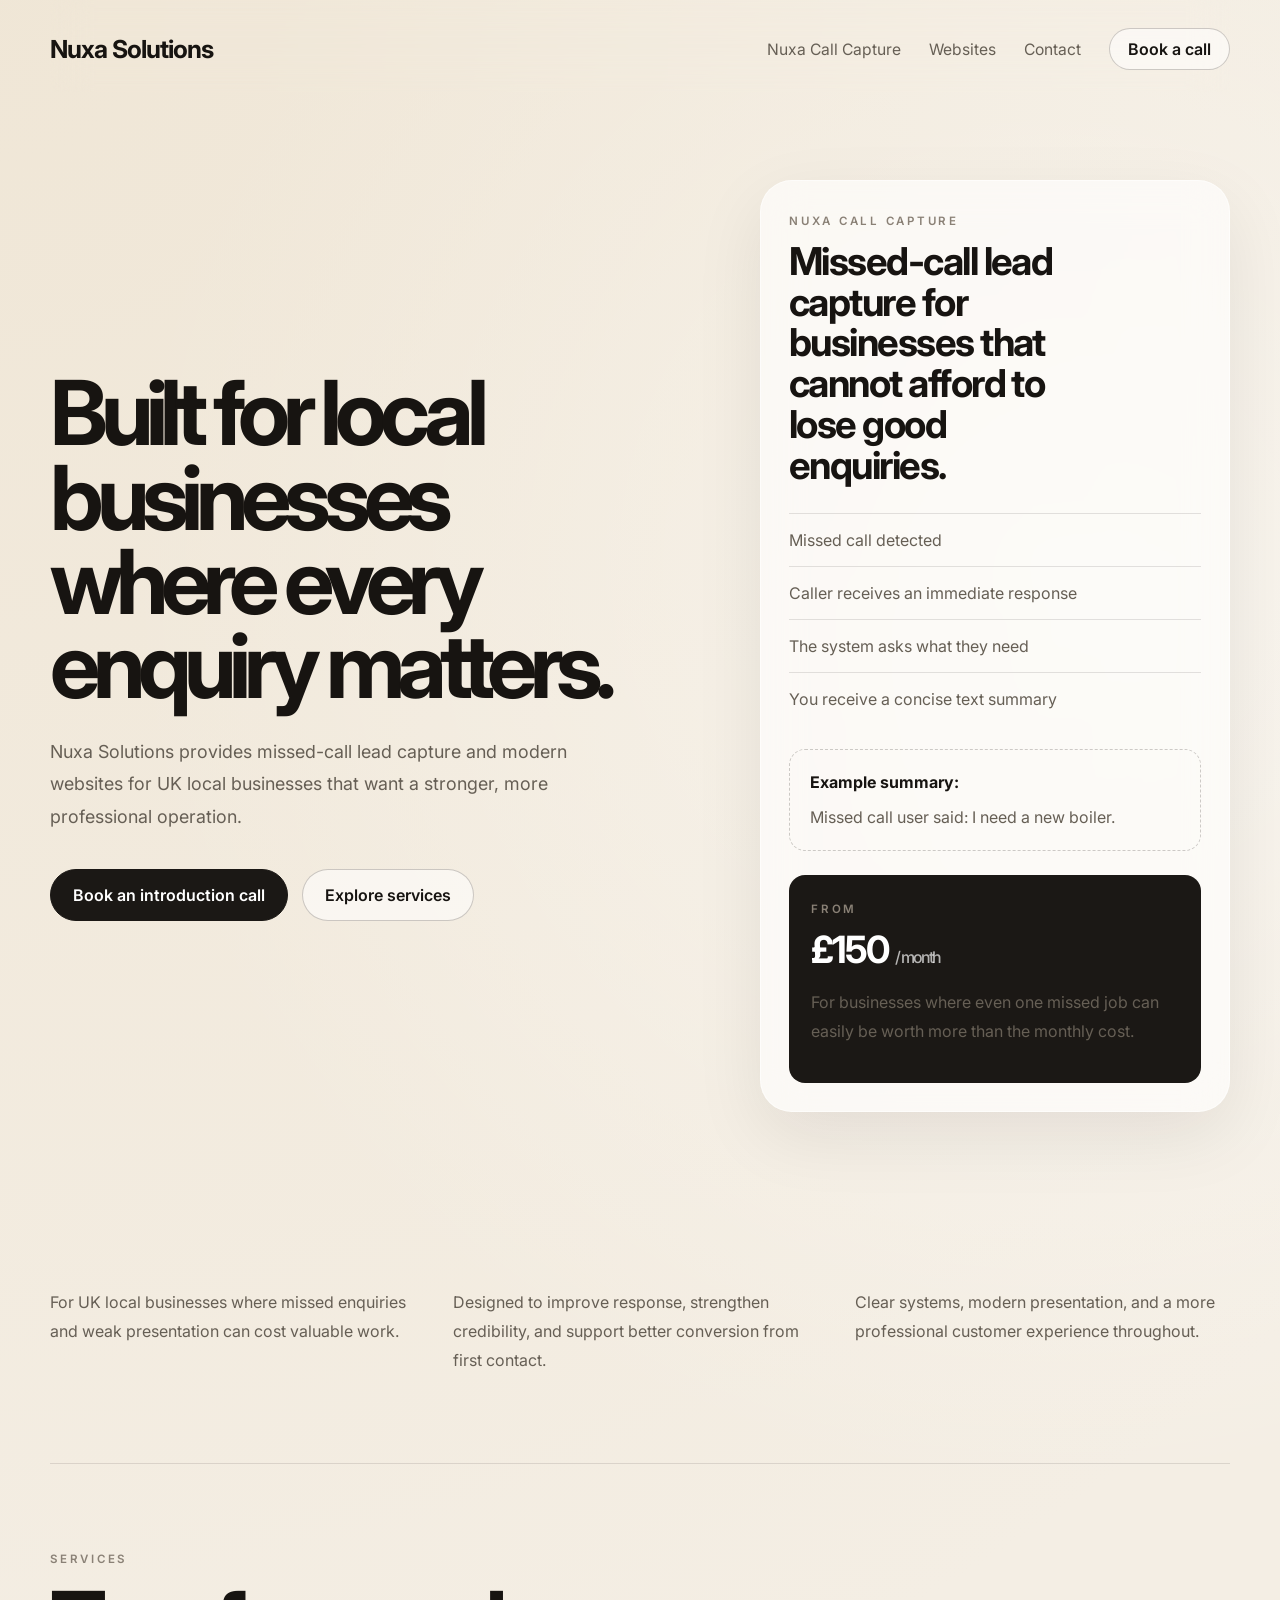
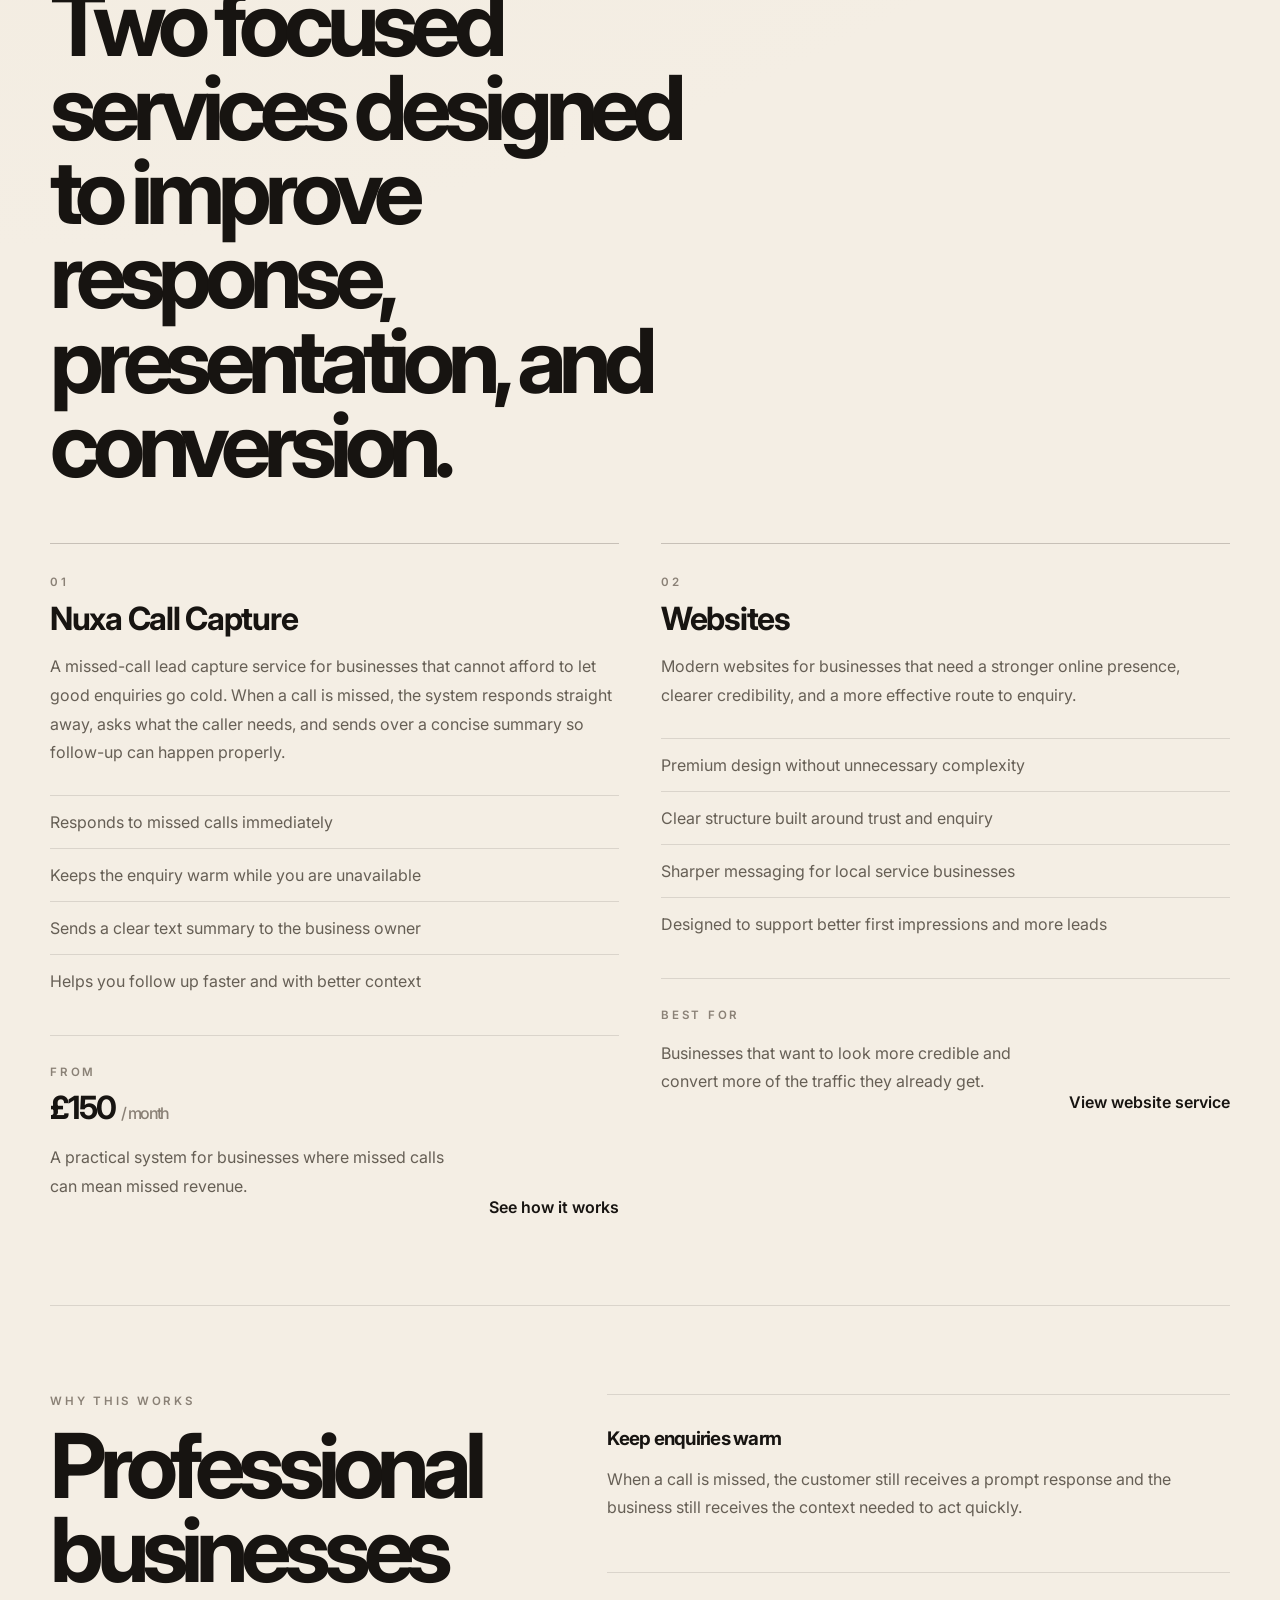
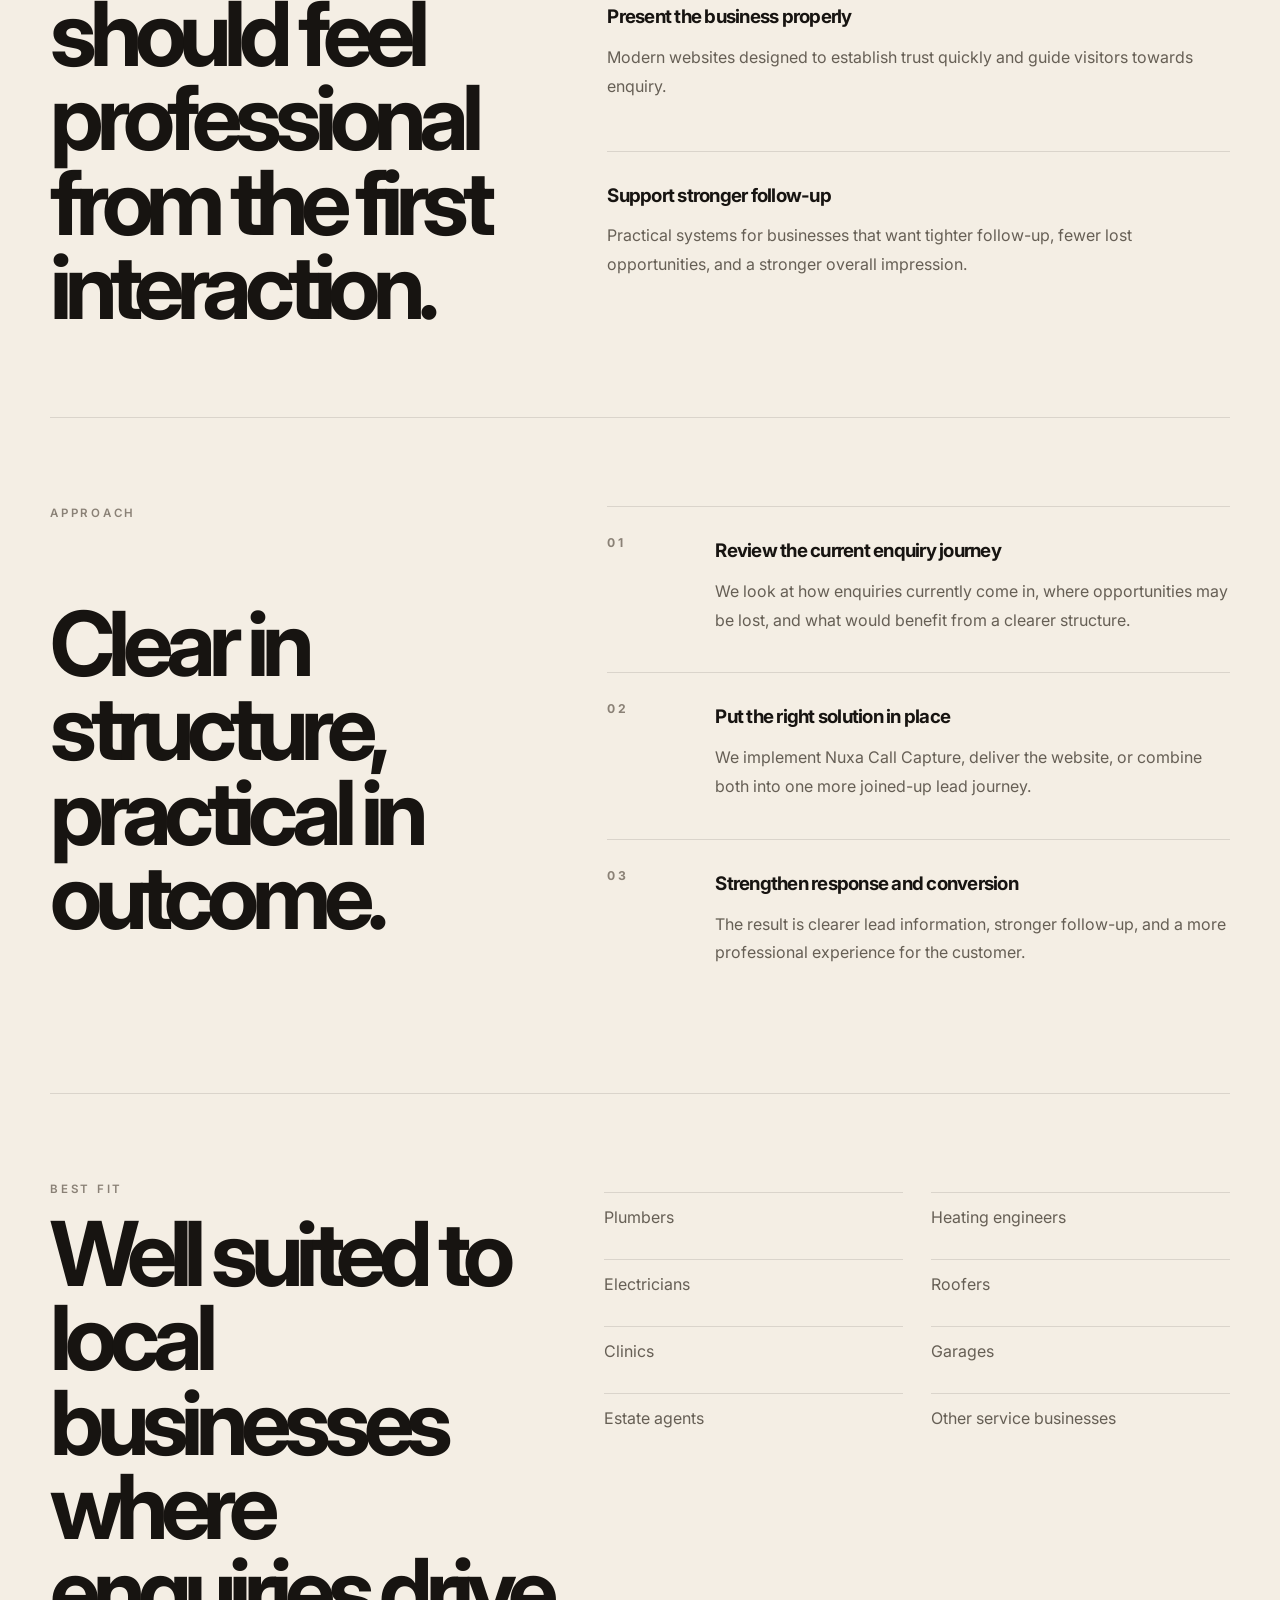
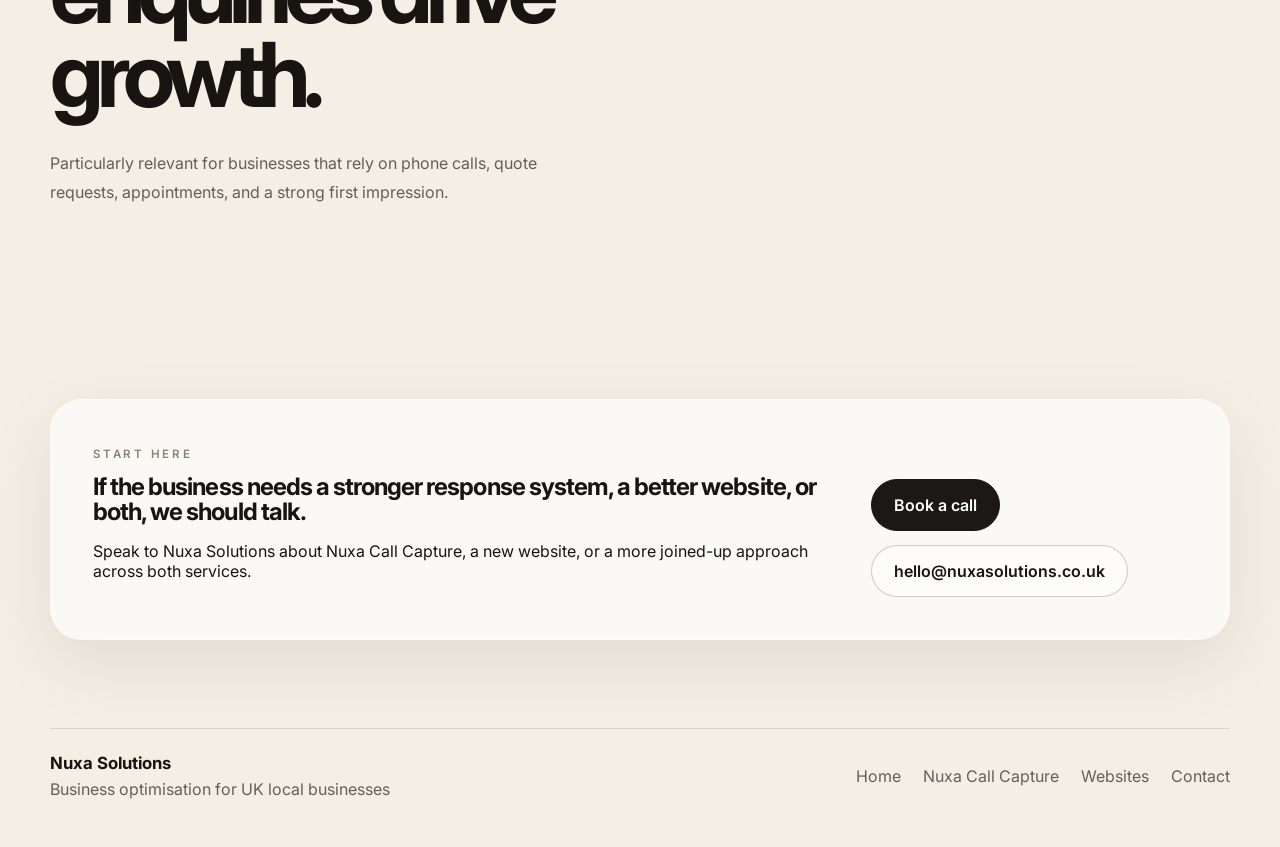
<file: index.html>
<!doctype html>
<html lang="en-GB">
<head>
  <meta charset="UTF-8" />
  <meta name="viewport" content="width=device-width, initial-scale=1.0" />
  <title>Nuxa Solutions | Professional systems and websites for UK local businesses</title>
  <meta name="description" content="Nuxa Solutions provides Nuxa Call Capture and modern websites for UK local businesses that want stronger response, stronger presentation, and better conversion." />
  <link rel="preconnect" href="https://fonts.googleapis.com" />
  <link rel="preconnect" href="https://fonts.gstatic.com" crossorigin />
  <link href="https://fonts.googleapis.com/css2?family=Inter:wght@400;500;600;700;800&display=swap" rel="stylesheet" />
  <link rel="stylesheet" href="styles.css" />
</head>
<body>
  <div class="site-shell">
    <header class="site-header"><a class="brand" href="index.html">Nuxa Solutions</a><button class="nav-toggle" type="button" aria-expanded="false" aria-controls="site-nav"><span></span><span></span><span></span></button><nav id="site-nav" class="site-nav"><a href="nuxa-call-capture.html">Nuxa Call Capture</a><a href="websites.html">Websites</a><a href="contact.html">Contact</a><a class="button button-outline button-small" href="contact.html">Book a call</a></nav></header>
    <main>
<section class="hero section">
  <div class="hero-copy">
    <h1>Built for local businesses where every enquiry matters.</h1>
    <p class="lead">Nuxa Solutions provides missed-call lead capture and modern websites for UK local businesses that want a stronger, more professional operation.</p>
    <div class="hero-actions">
      <a class="button" href="contact.html">Book an introduction call</a>
      <a class="button button-outline" href="#services">Explore services</a>
    </div>
  </div>
  <aside class="hero-panel">
    <div class="panel-card">
      <div class="eyebrow">Nuxa Call Capture</div>
      <h2>Missed-call lead capture for businesses that cannot afford to lose good enquiries.</h2>
      <ol class="flow-list">
        <li>Missed call detected</li>
        <li>Caller receives an immediate response</li>
        <li>The system asks what they need</li>
        <li>You receive a concise text summary</li>
      </ol>
      <div class="example-note"><strong>Example summary:</strong><span>Missed call user said: I need a new boiler.</span></div>
      <div class="price-block"><span class="price-label">From</span><div class="price">£150 <span>/ month</span></div><p>For businesses where even one missed job can easily be worth more than the monthly cost.</p></div>
    </div>
  </aside>
</section>

<section class="section intro-grid">
  <div>For UK local businesses where missed enquiries and weak presentation can cost valuable work.</div>
  <div>Designed to improve response, strengthen credibility, and support better conversion from first contact.</div>
  <div>Clear systems, modern presentation, and a more professional customer experience throughout.</div>
</section>

<section id="services" class="section section-border">
  <div class="section-heading">
    <span class="section-kicker">Services</span>
    <h2>Two focused services designed to improve response, presentation, and conversion.</h2>
  </div>
  <div class="services-grid">
    <article class="service-block">
      <span class="service-number">01</span>
      <h3>Nuxa Call Capture</h3>
      <p>A missed-call lead capture service for businesses that cannot afford to let good enquiries go cold. When a call is missed, the system responds straight away, asks what the caller needs, and sends over a concise summary so follow-up can happen properly.</p>
      <ul class="tick-list">
        <li>Responds to missed calls immediately</li>
        <li>Keeps the enquiry warm while you are unavailable</li>
        <li>Sends a clear text summary to the business owner</li>
        <li>Helps you follow up faster and with better context</li>
      </ul>
      <div class="service-footer">
        <div><div class="mini-label">From</div><div class="service-price">£150 <span>/ month</span></div><p>A practical system for businesses where missed calls can mean missed revenue.</p></div>
        <a class="text-link" href="nuxa-call-capture.html">See how it works</a>
      </div>
    </article>
    <article class="service-block">
      <span class="service-number">02</span>
      <h3>Websites</h3>
      <p>Modern websites for businesses that need a stronger online presence, clearer credibility, and a more effective route to enquiry.</p>
      <ul class="tick-list">
        <li>Premium design without unnecessary complexity</li>
        <li>Clear structure built around trust and enquiry</li>
        <li>Sharper messaging for local service businesses</li>
        <li>Designed to support better first impressions and more leads</li>
      </ul>
      <div class="service-footer">
        <div><div class="mini-label">Best for</div><p>Businesses that want to look more credible and convert more of the traffic they already get.</p></div>
        <a class="text-link" href="websites.html">View website service</a>
      </div>
    </article>
  </div>
</section>

<section class="section section-border split-section">
  <div class="section-heading tight">
    <span class="section-kicker">Why this works</span>
    <h2>Professional businesses should feel professional from the first interaction.</h2>
  </div>
  <div class="stack-list">
    <article><h3>Keep enquiries warm</h3><p>When a call is missed, the customer still receives a prompt response and the business still receives the context needed to act quickly.</p></article>
    <article><h3>Present the business properly</h3><p>Modern websites designed to establish trust quickly and guide visitors towards enquiry.</p></article>
    <article><h3>Support stronger follow-up</h3><p>Practical systems for businesses that want tighter follow-up, fewer lost opportunities, and a stronger overall impression.</p></article>
  </div>
</section>

<section class="section section-border split-section">
  <div class="section-heading tight">
    <span class="section-kicker">Approach</span>
    <h2>Clear in structure, practical in outcome.</h2>
  </div>
  <div class="steps-list">
    <article><span>01</span><div><h3>Review the current enquiry journey</h3><p>We look at how enquiries currently come in, where opportunities may be lost, and what would benefit from a clearer structure.</p></div></article>
    <article><span>02</span><div><h3>Put the right solution in place</h3><p>We implement Nuxa Call Capture, deliver the website, or combine both into one more joined-up lead journey.</p></div></article>
    <article><span>03</span><div><h3>Strengthen response and conversion</h3><p>The result is clearer lead information, stronger follow-up, and a more professional experience for the customer.</p></div></article>
  </div>
</section>

<section class="section section-border fit-section">
  <div class="section-heading tight">
    <span class="section-kicker">Best fit</span>
    <h2>Well suited to local businesses where enquiries drive growth.</h2>
    <p>Particularly relevant for businesses that rely on phone calls, quote requests, appointments, and a strong first impression.</p>
  </div>
  <div class="industry-grid">
    <span>Plumbers</span><span>Heating engineers</span><span>Electricians</span><span>Roofers</span><span>Clinics</span><span>Garages</span><span>Estate agents</span><span>Other service businesses</span>
  </div>
</section>

<section class="section cta-band">
  <div>
    <span class="section-kicker">Start here</span>
    <h2>If the business needs a stronger response system, a better website, or both, we should talk.</h2>
    <p>Speak to Nuxa Solutions about Nuxa Call Capture, a new website, or a more joined-up approach across both services.</p>
  </div>
  <div class="cta-actions">
    <a class="button" href="contact.html">Book a call</a>
    <a class="button button-outline" href="mailto:hello@nuxasolutions.co.uk">hello@nuxasolutions.co.uk</a>
  </div>
</section>
</main>
    <footer class="site-footer"><div><strong>Nuxa Solutions</strong><span>Business optimisation for UK local businesses</span></div><nav><a href="index.html">Home</a><a href="nuxa-call-capture.html">Nuxa Call Capture</a><a href="websites.html">Websites</a><a href="contact.html">Contact</a></nav></footer>
  </div>
  <script src="script.js"></script>
</body>
</html>
</file>
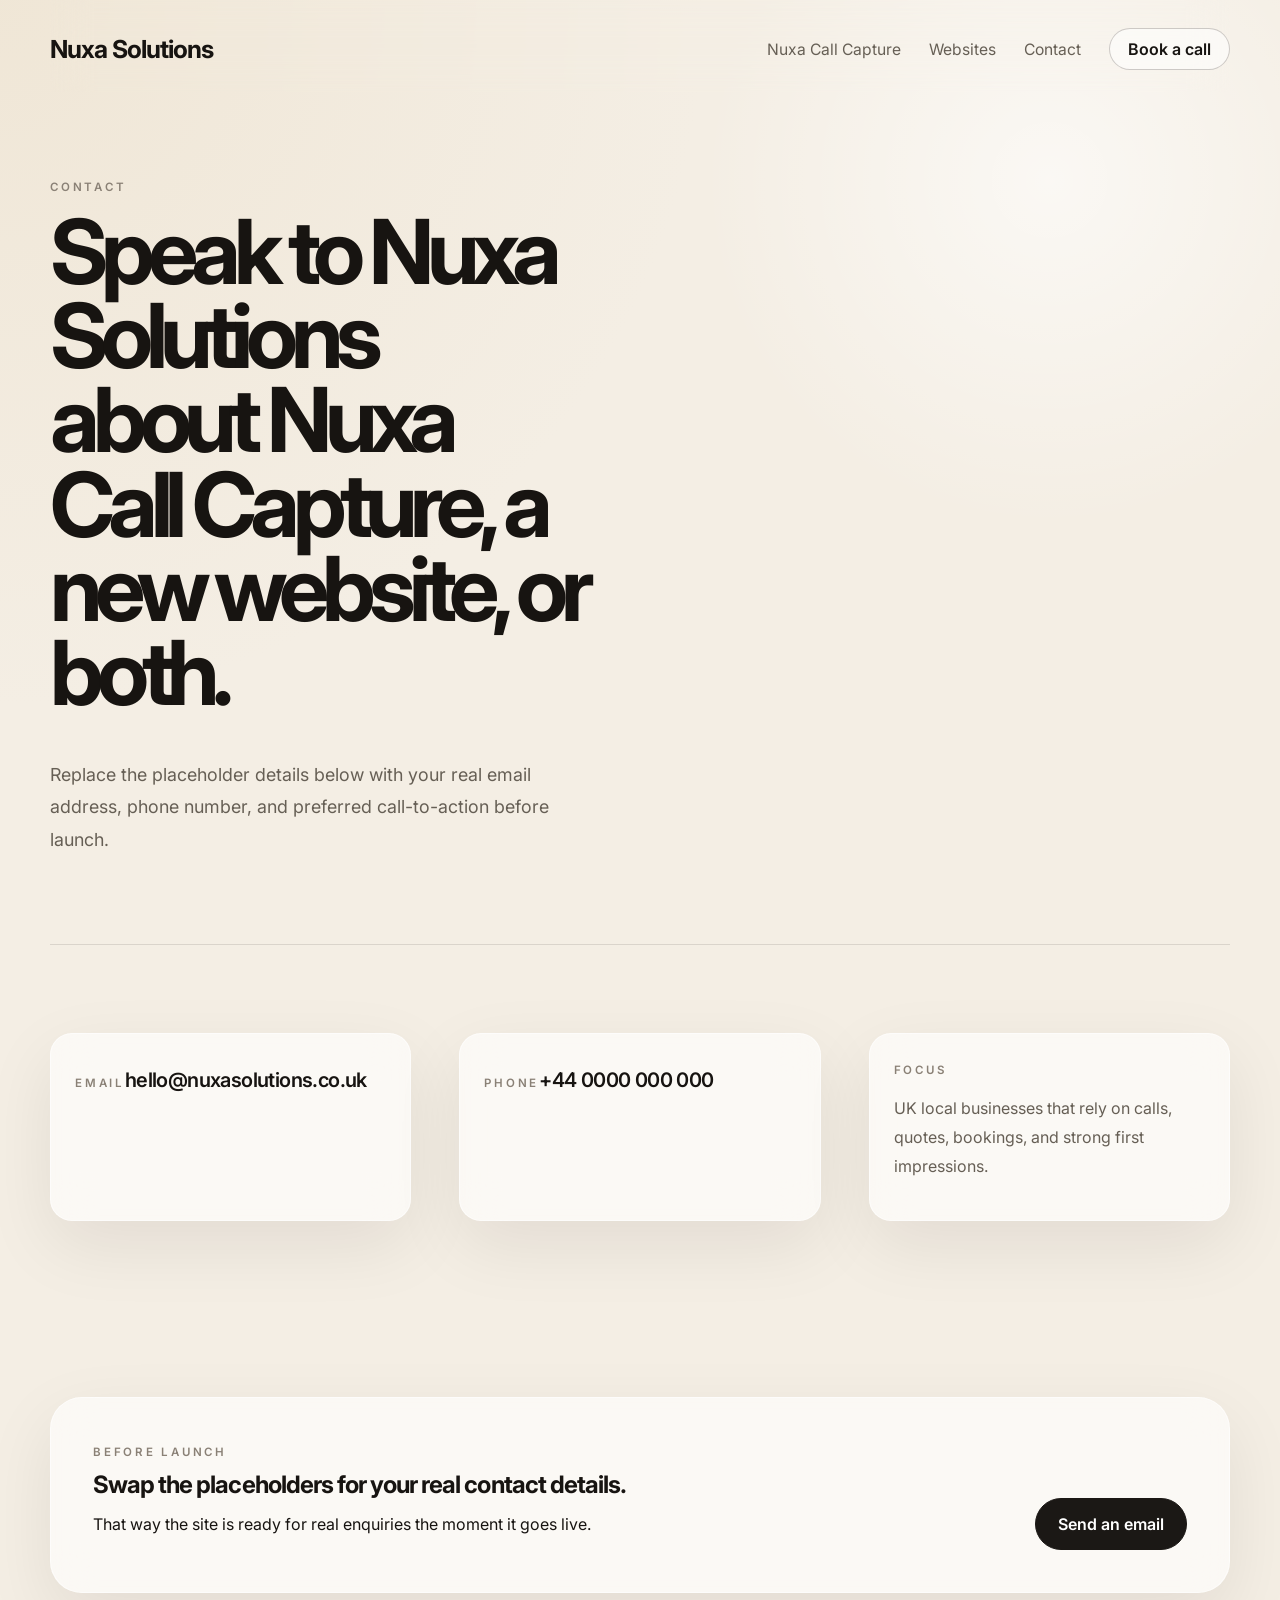
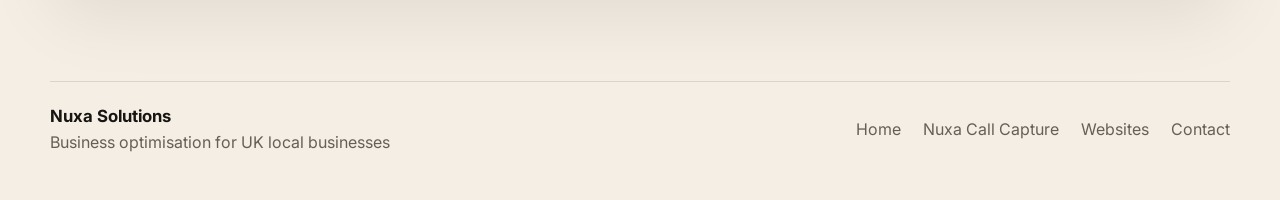
<file: contact - Copy.html>
<!doctype html>
<html lang="en-GB">
<head>
  <meta charset="UTF-8" />
  <meta name="viewport" content="width=device-width, initial-scale=1.0" />
  <title>Contact | Nuxa Solutions</title>
  <meta name="description" content="Contact Nuxa Solutions about Nuxa Call Capture or a website project." />
  <link rel="preconnect" href="https://fonts.googleapis.com" />
  <link rel="preconnect" href="https://fonts.gstatic.com" crossorigin />
  <link href="https://fonts.googleapis.com/css2?family=Inter:wght@400;500;600;700;800&display=swap" rel="stylesheet" />
  <link rel="stylesheet" href="styles.css" />
</head>
<body>
  <div class="site-shell">
    <header class="site-header"><a class="brand" href="index.html">Nuxa Solutions</a><button class="nav-toggle" type="button" aria-expanded="false" aria-controls="site-nav"><span></span><span></span><span></span></button><nav id="site-nav" class="site-nav"><a href="nuxa-call-capture.html">Nuxa Call Capture</a><a href="websites.html">Websites</a><a href="contact.html">Contact</a><a class="button button-outline button-small" href="contact.html">Book a call</a></nav></header>
    <main>
<section class="page-hero section">
  <div class="section-heading tight">
    <span class="section-kicker">Contact</span>
    <h1>Speak to Nuxa Solutions about Nuxa Call Capture, a new website, or both.</h1>
    <p class="lead narrow">Replace the placeholder details below with your real email address, phone number, and preferred call-to-action before launch.</p>
  </div>
</section>

<section class="section section-border contact-grid">
  <div class="contact-card"><span class="mini-label">Email</span><a href="mailto:hello@nuxasolutions.co.uk">hello@nuxasolutions.co.uk</a></div>
  <div class="contact-card"><span class="mini-label">Phone</span><a href="tel:+440000000000">+44 0000 000 000</a></div>
  <div class="contact-card"><span class="mini-label">Focus</span><p>UK local businesses that rely on calls, quotes, bookings, and strong first impressions.</p></div>
</section>

<section class="section cta-band">
  <div><span class="section-kicker">Before launch</span><h2>Swap the placeholders for your real contact details.</h2><p>That way the site is ready for real enquiries the moment it goes live.</p></div>
  <div class="cta-actions"><a class="button" href="mailto:hello@nuxasolutions.co.uk">Send an email</a></div>
</section>
</main>
    <footer class="site-footer"><div><strong>Nuxa Solutions</strong><span>Business optimisation for UK local businesses</span></div><nav><a href="index.html">Home</a><a href="nuxa-call-capture.html">Nuxa Call Capture</a><a href="websites.html">Websites</a><a href="contact.html">Contact</a></nav></footer>
  </div>
  <script src="script.js"></script>
</body>
</html>
</file>
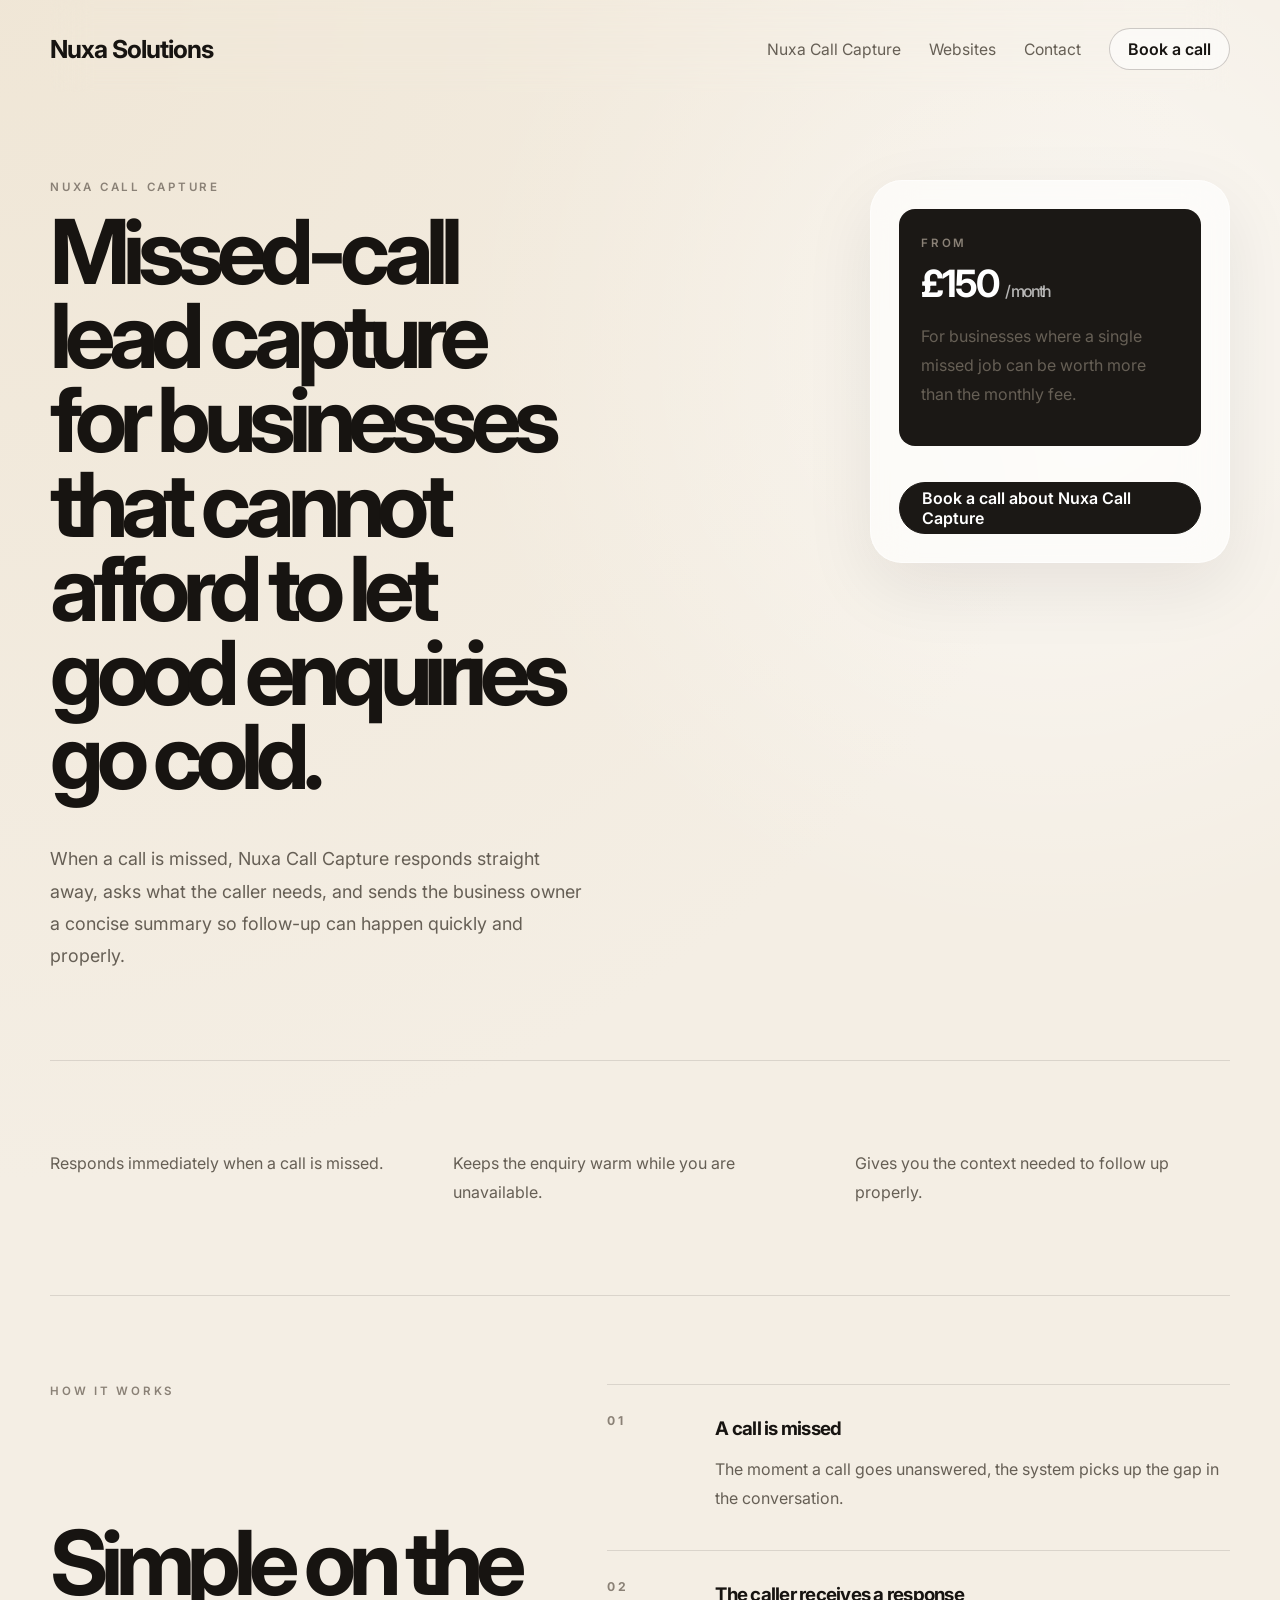
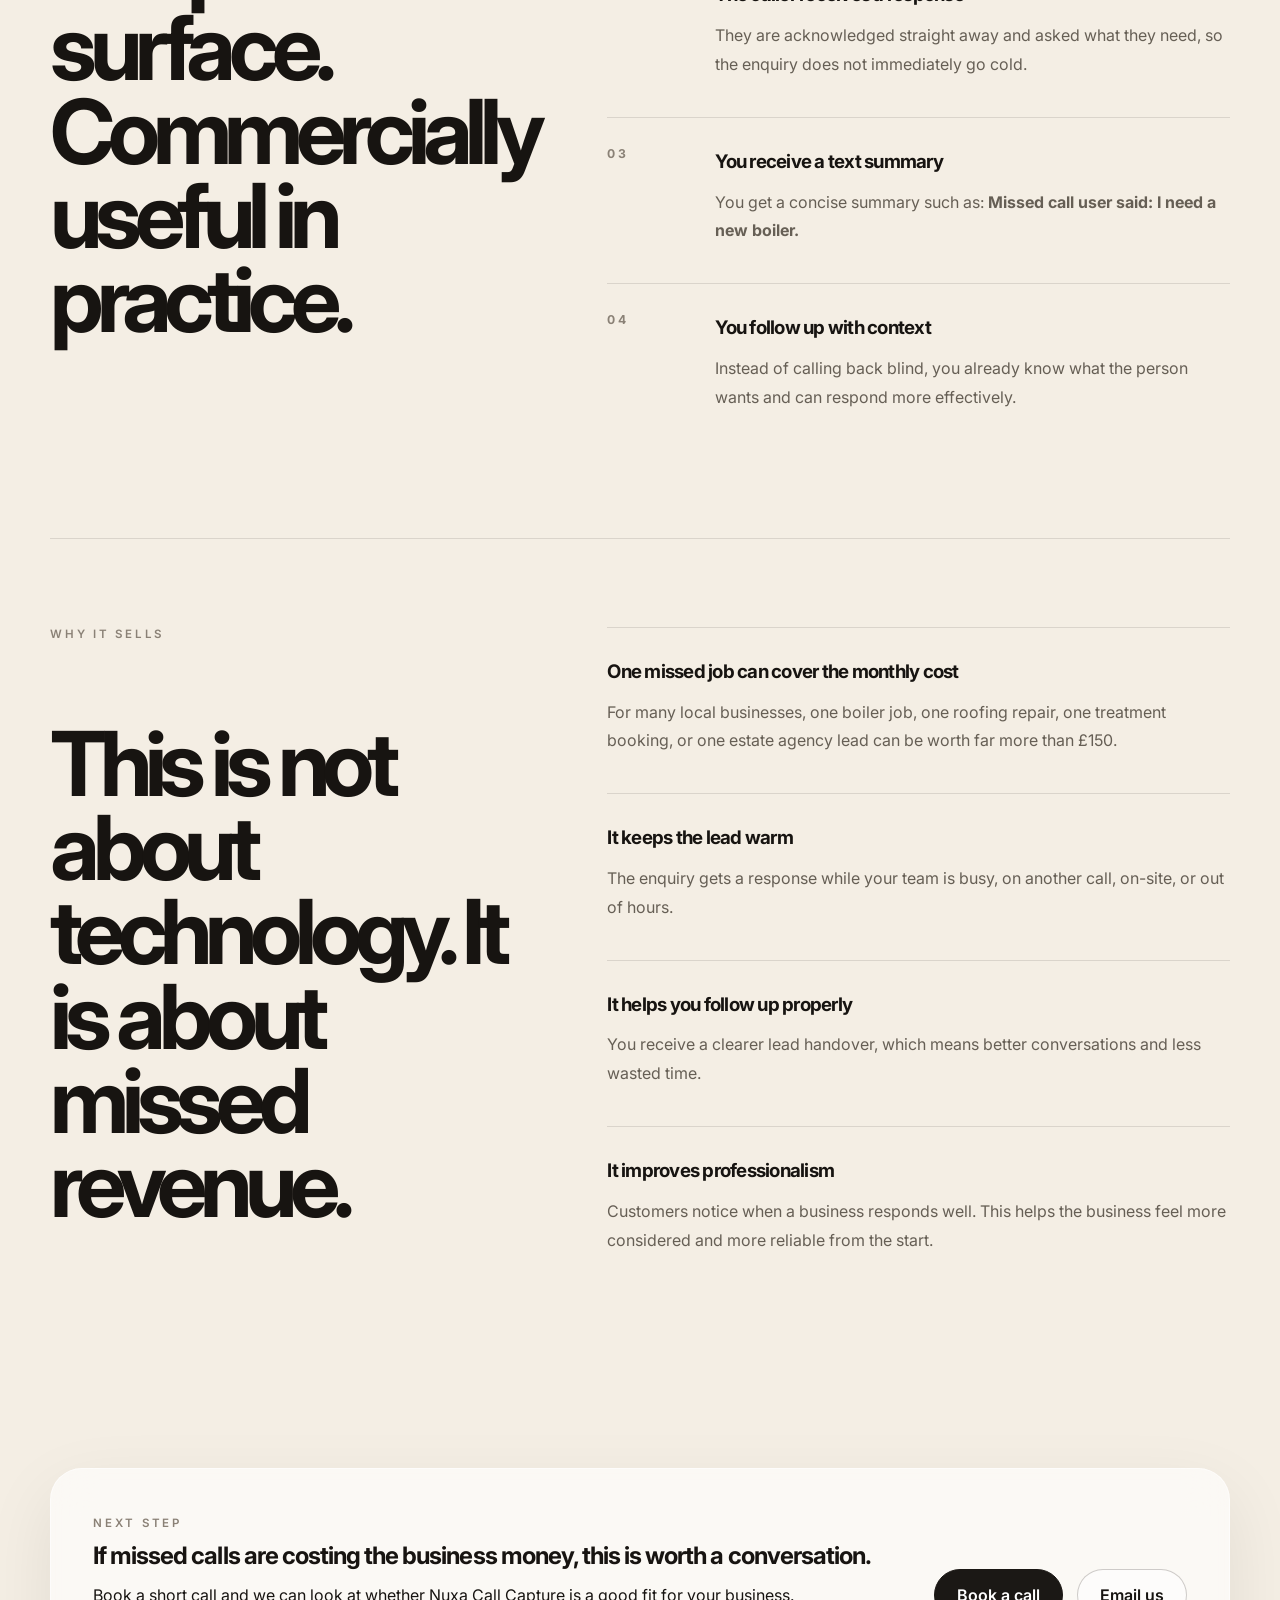
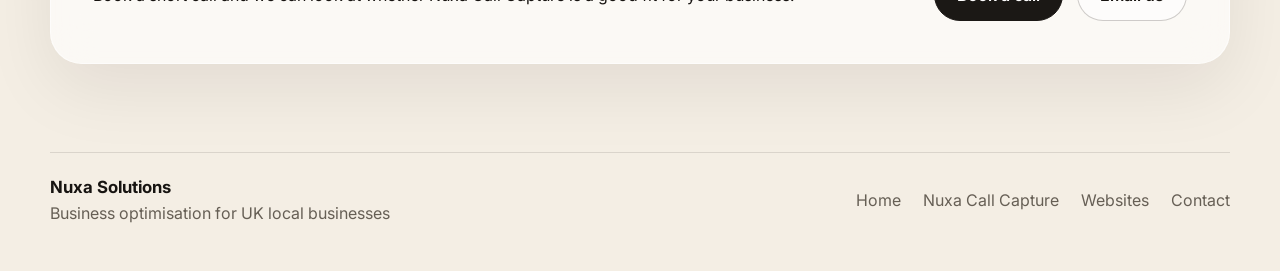
<file: nuxa-call-capture.html>
<!doctype html>
<html lang="en-GB">
<head>
  <meta charset="UTF-8" />
  <meta name="viewport" content="width=device-width, initial-scale=1.0" />
  <title>Nuxa Call Capture | Nuxa Solutions</title>
  <meta name="description" content="Nuxa Call Capture is a missed-call lead capture service for UK local businesses. From £150 per month." />
  <link rel="preconnect" href="https://fonts.googleapis.com" />
  <link rel="preconnect" href="https://fonts.gstatic.com" crossorigin />
  <link href="https://fonts.googleapis.com/css2?family=Inter:wght@400;500;600;700;800&display=swap" rel="stylesheet" />
  <link rel="stylesheet" href="styles.css" />
</head>
<body>
  <div class="site-shell">
    <header class="site-header"><a class="brand" href="index.html">Nuxa Solutions</a><button class="nav-toggle" type="button" aria-expanded="false" aria-controls="site-nav"><span></span><span></span><span></span></button><nav id="site-nav" class="site-nav"><a href="nuxa-call-capture.html">Nuxa Call Capture</a><a href="websites.html">Websites</a><a href="contact.html">Contact</a><a class="button button-outline button-small" href="contact.html">Book a call</a></nav></header>
    <main>
<section class="page-hero section">
  <div class="section-heading tight">
    <span class="section-kicker">Nuxa Call Capture</span>
    <h1>Missed-call lead capture for businesses that cannot afford to let good enquiries go cold.</h1>
    <p class="lead narrow">When a call is missed, Nuxa Call Capture responds straight away, asks what the caller needs, and sends the business owner a concise summary so follow-up can happen quickly and properly.</p>
  </div>
  <div class="hero-panel small-panel">
    <div class="panel-card">
      <div class="price-block no-top-gap"><span class="price-label">From</span><div class="price">£150 <span>/ month</span></div><p>For businesses where a single missed job can be worth more than the monthly fee.</p></div>
      <div class="hero-actions"><a class="button" href="contact.html">Book a call about Nuxa Call Capture</a></div>
    </div>
  </div>
</section>

<section class="section intro-grid section-border">
  <div>Responds immediately when a call is missed.</div>
  <div>Keeps the enquiry warm while you are unavailable.</div>
  <div>Gives you the context needed to follow up properly.</div>
</section>

<section class="section section-border split-section">
  <div class="section-heading tight"><span class="section-kicker">How it works</span><h2>Simple on the surface. Commercially useful in practice.</h2></div>
  <div class="steps-list">
    <article><span>01</span><div><h3>A call is missed</h3><p>The moment a call goes unanswered, the system picks up the gap in the conversation.</p></div></article>
    <article><span>02</span><div><h3>The caller receives a response</h3><p>They are acknowledged straight away and asked what they need, so the enquiry does not immediately go cold.</p></div></article>
    <article><span>03</span><div><h3>You receive a text summary</h3><p>You get a concise summary such as: <strong>Missed call user said: I need a new boiler.</strong></p></div></article>
    <article><span>04</span><div><h3>You follow up with context</h3><p>Instead of calling back blind, you already know what the person wants and can respond more effectively.</p></div></article>
  </div>
</section>

<section class="section section-border split-section">
  <div class="section-heading tight"><span class="section-kicker">Why it sells</span><h2>This is not about technology. It is about missed revenue.</h2></div>
  <div class="stack-list">
    <article><h3>One missed job can cover the monthly cost</h3><p>For many local businesses, one boiler job, one roofing repair, one treatment booking, or one estate agency lead can be worth far more than £150.</p></article>
    <article><h3>It keeps the lead warm</h3><p>The enquiry gets a response while your team is busy, on another call, on-site, or out of hours.</p></article>
    <article><h3>It helps you follow up properly</h3><p>You receive a clearer lead handover, which means better conversations and less wasted time.</p></article>
    <article><h3>It improves professionalism</h3><p>Customers notice when a business responds well. This helps the business feel more considered and more reliable from the start.</p></article>
  </div>
</section>

<section class="section cta-band">
  <div><span class="section-kicker">Next step</span><h2>If missed calls are costing the business money, this is worth a conversation.</h2><p>Book a short call and we can look at whether Nuxa Call Capture is a good fit for your business.</p></div>
  <div class="cta-actions"><a class="button" href="contact.html">Book a call</a><a class="button button-outline" href="mailto:hello@nuxasolutions.co.uk">Email us</a></div>
</section>
</main>
    <footer class="site-footer"><div><strong>Nuxa Solutions</strong><span>Business optimisation for UK local businesses</span></div><nav><a href="index.html">Home</a><a href="nuxa-call-capture.html">Nuxa Call Capture</a><a href="websites.html">Websites</a><a href="contact.html">Contact</a></nav></footer>
  </div>
  <script src="script.js"></script>
</body>
</html>
</file>
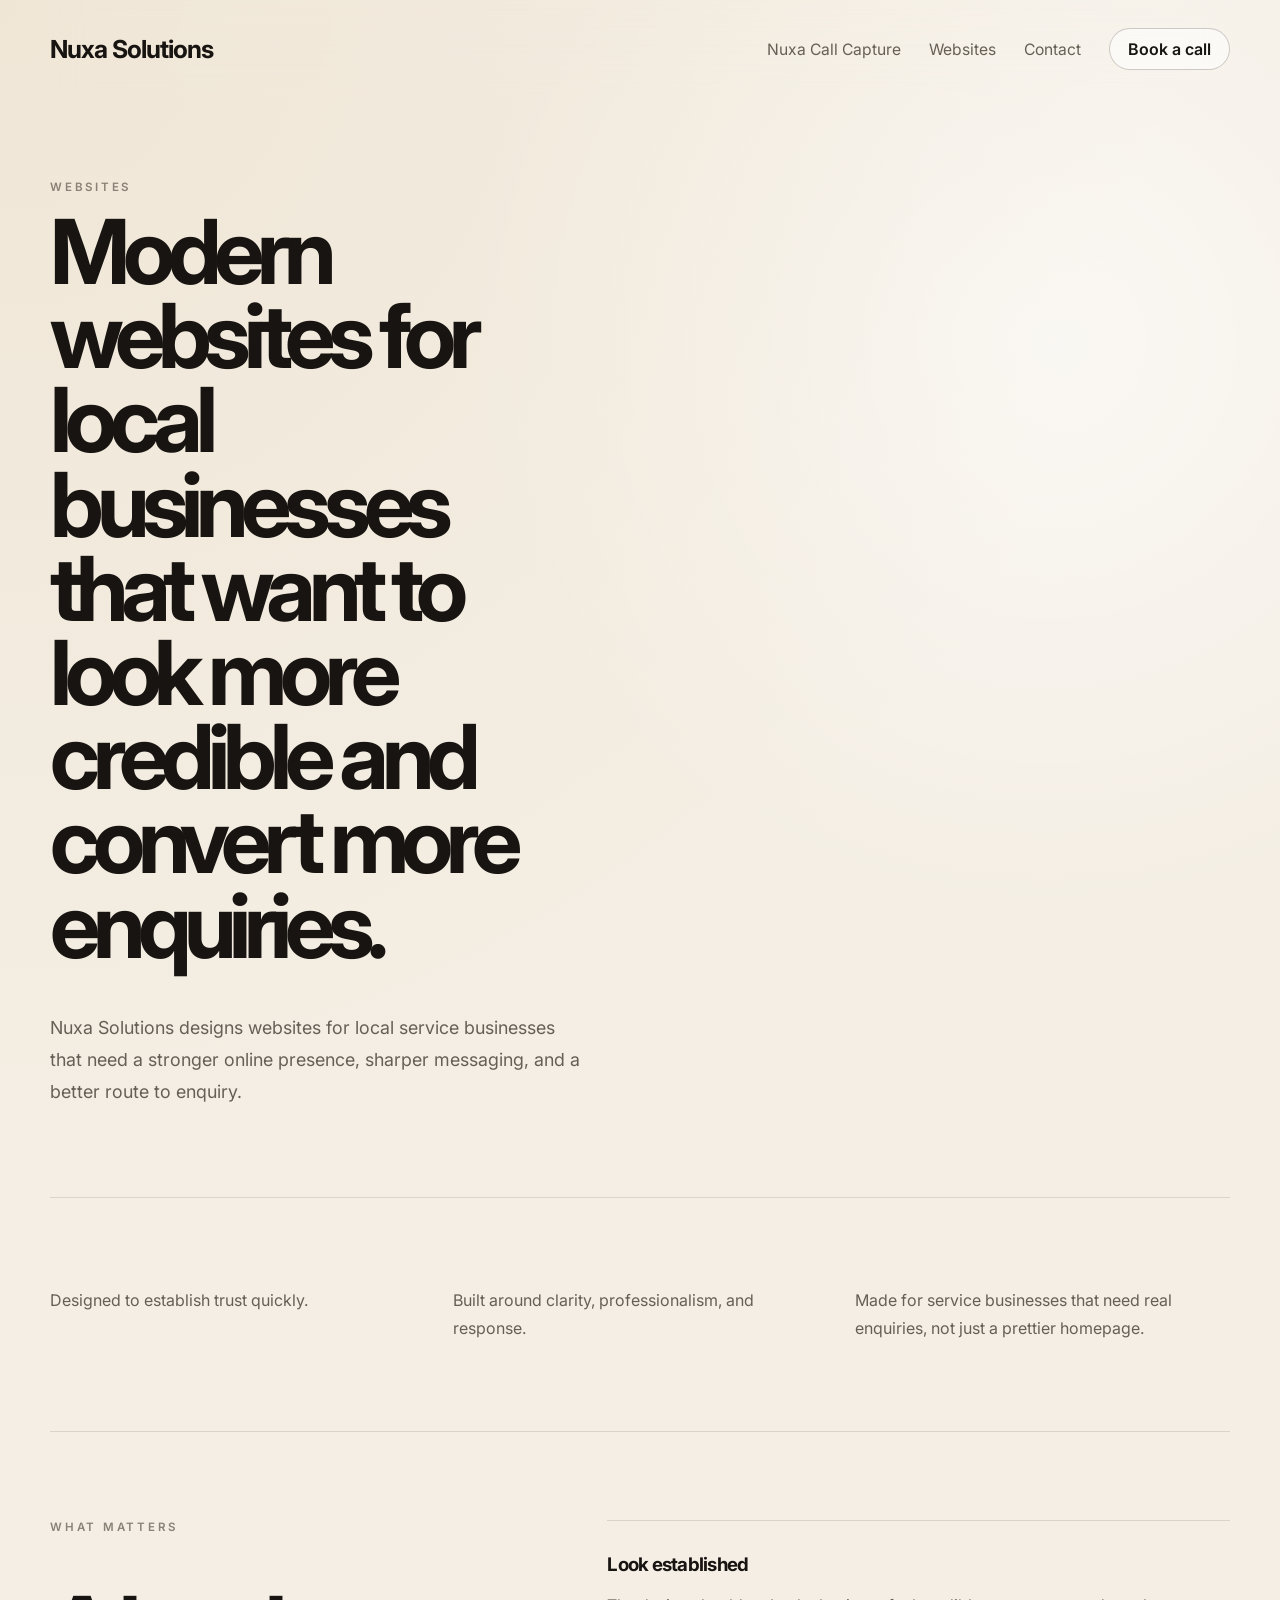
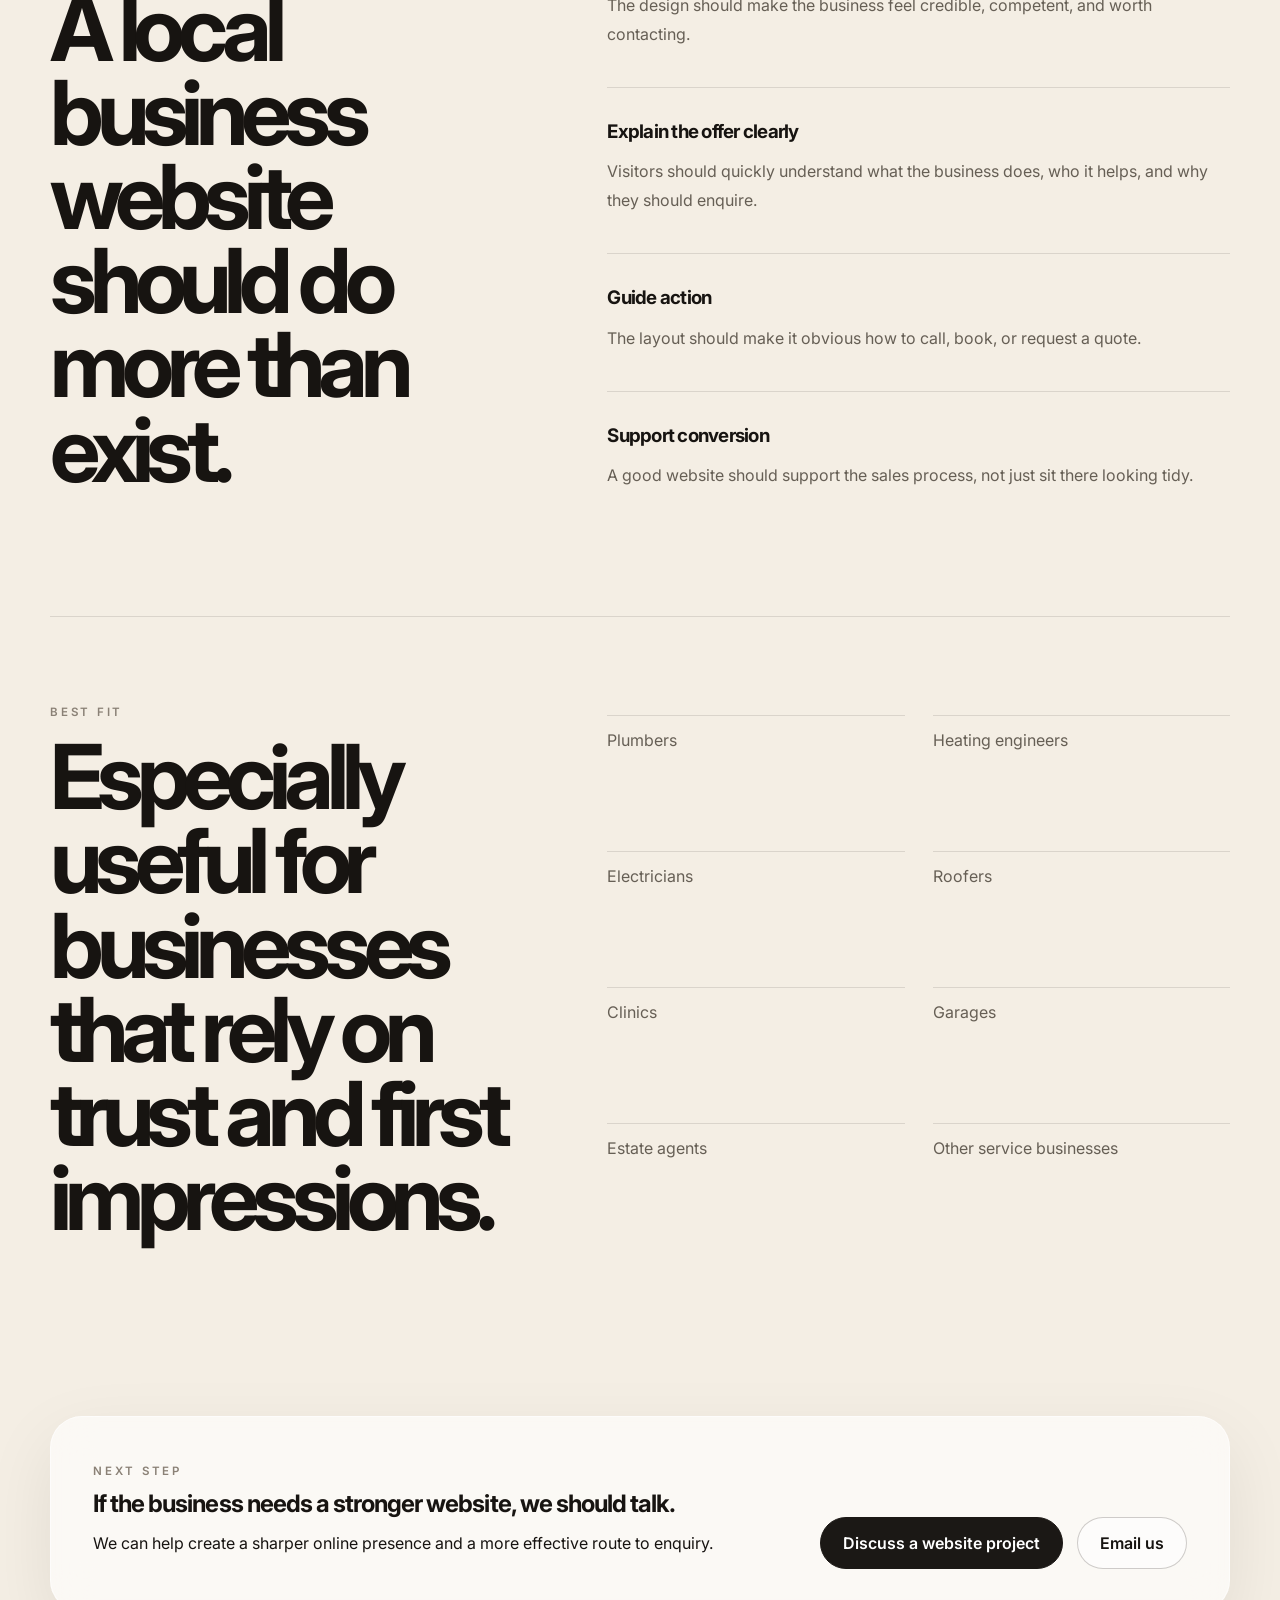
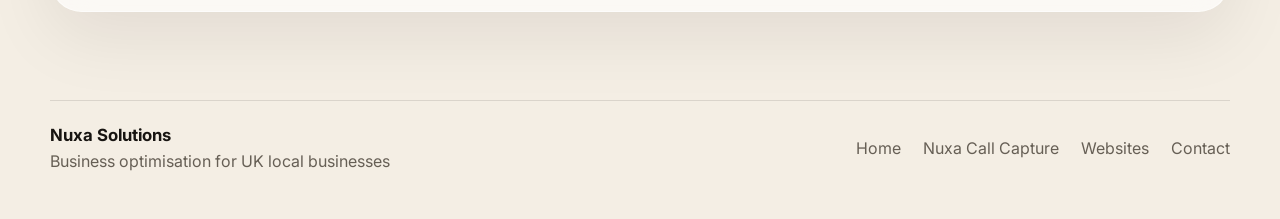
<file: websites.html>
<!doctype html>
<html lang="en-GB">
<head>
  <meta charset="UTF-8" />
  <meta name="viewport" content="width=device-width, initial-scale=1.0" />
  <title>Websites | Nuxa Solutions</title>
  <meta name="description" content="Modern websites for UK local businesses that want stronger credibility, stronger presentation, and better enquiry conversion." />
  <link rel="preconnect" href="https://fonts.googleapis.com" />
  <link rel="preconnect" href="https://fonts.gstatic.com" crossorigin />
  <link href="https://fonts.googleapis.com/css2?family=Inter:wght@400;500;600;700;800&display=swap" rel="stylesheet" />
  <link rel="stylesheet" href="styles.css" />
</head>
<body>
  <div class="site-shell">
    <header class="site-header"><a class="brand" href="index.html">Nuxa Solutions</a><button class="nav-toggle" type="button" aria-expanded="false" aria-controls="site-nav"><span></span><span></span><span></span></button><nav id="site-nav" class="site-nav"><a href="nuxa-call-capture.html">Nuxa Call Capture</a><a href="websites.html">Websites</a><a href="contact.html">Contact</a><a class="button button-outline button-small" href="contact.html">Book a call</a></nav></header>
    <main>
<section class="page-hero section">
  <div class="section-heading tight">
    <span class="section-kicker">Websites</span>
    <h1>Modern websites for local businesses that want to look more credible and convert more enquiries.</h1>
    <p class="lead narrow">Nuxa Solutions designs websites for local service businesses that need a stronger online presence, sharper messaging, and a better route to enquiry.</p>
  </div>
</section>

<section class="section intro-grid section-border">
  <div>Designed to establish trust quickly.</div>
  <div>Built around clarity, professionalism, and response.</div>
  <div>Made for service businesses that need real enquiries, not just a prettier homepage.</div>
</section>

<section class="section section-border split-section">
  <div class="section-heading tight"><span class="section-kicker">What matters</span><h2>A local business website should do more than exist.</h2></div>
  <div class="stack-list">
    <article><h3>Look established</h3><p>The design should make the business feel credible, competent, and worth contacting.</p></article>
    <article><h3>Explain the offer clearly</h3><p>Visitors should quickly understand what the business does, who it helps, and why they should enquire.</p></article>
    <article><h3>Guide action</h3><p>The layout should make it obvious how to call, book, or request a quote.</p></article>
    <article><h3>Support conversion</h3><p>A good website should support the sales process, not just sit there looking tidy.</p></article>
  </div>
</section>

<section class="section section-border split-section">
  <div class="section-heading tight"><span class="section-kicker">Best fit</span><h2>Especially useful for businesses that rely on trust and first impressions.</h2></div>
  <div class="industry-grid"><span>Plumbers</span><span>Heating engineers</span><span>Electricians</span><span>Roofers</span><span>Clinics</span><span>Garages</span><span>Estate agents</span><span>Other service businesses</span></div>
</section>

<section class="section cta-band">
  <div><span class="section-kicker">Next step</span><h2>If the business needs a stronger website, we should talk.</h2><p>We can help create a sharper online presence and a more effective route to enquiry.</p></div>
  <div class="cta-actions"><a class="button" href="contact.html">Discuss a website project</a><a class="button button-outline" href="mailto:hello@nuxasolutions.co.uk">Email us</a></div>
</section>
</main>
    <footer class="site-footer"><div><strong>Nuxa Solutions</strong><span>Business optimisation for UK local businesses</span></div><nav><a href="index.html">Home</a><a href="nuxa-call-capture.html">Nuxa Call Capture</a><a href="websites.html">Websites</a><a href="contact.html">Contact</a></nav></footer>
  </div>
  <script src="script.js"></script>
</body>
</html>
</file>
<file: styles.css>
:root{--bg:#f4eee4;--surface:rgba(255,255,255,.62);--line:rgba(36,31,25,.12);--line-strong:rgba(36,31,25,.22);--text:#171411;--muted:#665f55;--soft:#8a8176;--accent:#1b1815;--radius-lg:32px;--radius-md:22px;--radius-sm:16px;--shadow:0 24px 70px rgba(20,18,14,.08);--container:1180px}
*{box-sizing:border-box}html{scroll-behavior:smooth}body{margin:0;font-family:Inter,system-ui,-apple-system,BlinkMacSystemFont,"Segoe UI",sans-serif;background:radial-gradient(circle at top left,rgba(236,224,203,.55),transparent 32%),radial-gradient(circle at right 18% top 10%,rgba(255,255,255,.6),transparent 18%),var(--bg);color:var(--text)}
a{text-decoration:none;color:inherit}.site-shell{width:min(calc(100% - 40px),var(--container));margin:0 auto}.site-header,.site-footer{display:flex;align-items:center;justify-content:space-between;gap:24px}.site-header{padding:28px 0 22px;position:sticky;top:0;z-index:20;backdrop-filter:blur(18px)}.brand{font-size:1.55rem;font-weight:700;letter-spacing:-.04em}.site-nav{display:flex;align-items:center;gap:28px}.site-nav a:not(.button){color:var(--muted);font-size:.98rem}.nav-toggle{display:none;border:0;background:transparent;width:44px;height:44px;padding:0}.nav-toggle span{display:block;width:22px;height:2px;border-radius:999px;background:var(--text);margin:4px auto}.section{padding:88px 0}.section-border{border-top:1px solid var(--line)}.hero,.page-hero,.split-section,.contact-grid{display:grid;gap:48px}.hero{grid-template-columns:minmax(0,1.05fr) minmax(320px,.95fr);align-items:center;min-height:72vh}.page-hero{grid-template-columns:minmax(0,1fr) minmax(280px,360px);align-items:start}.hero-copy h1,.page-hero h1,.section-heading h2{margin:0;font-size:clamp(3rem,7vw,5.9rem);line-height:.94;letter-spacing:-.08em;max-width:11ch}.page-hero h1,.section-heading h2{max-width:12ch}.lead,.section-heading p,.service-block p,.stack-list p,.steps-list p,.contact-card p,.price-block p,.service-footer p,.example-note,.intro-grid{color:var(--muted);line-height:1.8}.lead{font-size:1.12rem;max-width:42rem;margin:28px 0 0}.lead.narrow{max-width:40rem}.hero-actions,.cta-actions{display:flex;flex-wrap:wrap;gap:14px;margin-top:36px}.button{display:inline-flex;align-items:center;justify-content:center;min-height:52px;padding:0 22px;border-radius:999px;background:var(--accent);color:#fff;border:1px solid var(--accent);font-weight:600}.button-outline{background:rgba(255,255,255,.55);color:var(--text);border-color:var(--line-strong)}.button-small{min-height:42px;padding:0 18px}.hero-panel,.small-panel{display:flex;justify-content:flex-end}.panel-card,.contact-card,.cta-band{background:var(--surface);border:1px solid rgba(255,255,255,.55);box-shadow:var(--shadow);backdrop-filter:blur(20px)}.panel-card{width:min(100%,470px);padding:28px;border-radius:var(--radius-lg)}.eyebrow,.section-kicker,.mini-label,.service-number,.price-label{display:inline-block;font-size:.72rem;font-weight:600;letter-spacing:.24em;text-transform:uppercase;color:var(--soft)}.panel-card h2,.service-block h3,.stack-list h3,.steps-list h3,.cta-band h2{margin:12px 0 0;letter-spacing:-.04em;line-height:1.06}.panel-card h2{font-size:clamp(1.8rem,3vw,2.4rem);max-width:12ch}.flow-list,.tick-list{margin:28px 0 0;padding:0;list-style:none}.flow-list li,.tick-list li,.steps-list article,.stack-list article{border-top:1px solid var(--line)}.flow-list li,.tick-list li{padding:16px 0;color:var(--muted)}.example-note{margin-top:24px;padding:18px 20px;border-radius:var(--radius-sm);border:1px dashed var(--line-strong)}.example-note strong{display:block;color:var(--text);margin-bottom:6px}.price-block{margin-top:24px;padding:22px;border-radius:var(--radius-sm);background:var(--accent);color:white}.no-top-gap{margin-top:0}.price{margin-top:10px;font-size:2.35rem;font-weight:700;letter-spacing:-.05em}.price span,.service-price span{font-size:1rem;color:rgba(255,255,255,.68);font-weight:500}.section-heading{display:grid;gap:16px}.section-heading.tight{max-width:540px}.intro-grid{display:grid;grid-template-columns:repeat(3,minmax(0,1fr));gap:28px;font-size:1rem}.services-grid,.fit-section{display:grid;gap:42px}.services-grid{grid-template-columns:repeat(2,minmax(0,1fr));margin-top:56px}.service-block{border-top:1px solid var(--line-strong);padding-top:26px}.service-block h3{font-size:2rem}.service-footer{margin-top:28px;padding-top:24px;border-top:1px solid var(--line);display:flex;align-items:flex-end;justify-content:space-between;gap:24px}.service-price{margin-top:8px;font-size:2rem;font-weight:700;letter-spacing:-.05em}.service-price span{color:var(--soft)}.text-link{white-space:nowrap;font-weight:600}.split-section{grid-template-columns:minmax(280px,.9fr) minmax(0,1.1fr)}.stack-list,.steps-list{display:grid;gap:0}.stack-list article,.steps-list article{padding:22px 0}.steps-list article{display:grid;grid-template-columns:90px 1fr;gap:18px}.steps-list span{font-size:.76rem;font-weight:700;letter-spacing:.24em;text-transform:uppercase;color:var(--soft);padding-top:6px}.fit-section{grid-template-columns:minmax(280px,.9fr) minmax(0,1.1fr);align-items:start}.industry-grid{display:grid;grid-template-columns:repeat(2,minmax(0,1fr));gap:18px 28px;padding-top:10px}.industry-grid span{padding:14px 0;border-top:1px solid var(--line);color:var(--muted)}.cta-band{display:flex;align-items:end;justify-content:space-between;gap:36px;margin:88px 0;padding:42px;border-radius:var(--radius-lg)}.contact-grid{grid-template-columns:repeat(3,minmax(0,1fr))}.contact-card{border-radius:var(--radius-md);padding:24px}.contact-card a{display:inline-block;margin-top:10px;font-size:1.25rem;font-weight:600;letter-spacing:-.03em}.site-footer{border-top:1px solid var(--line);padding:24px 0 48px}.site-footer div{display:grid;gap:6px}.site-footer strong{font-size:1.05rem}.site-footer span,.site-footer nav a{color:var(--muted)}.site-footer nav{display:flex;flex-wrap:wrap;gap:22px}
@media (max-width:980px){.hero,.page-hero,.split-section,.fit-section,.services-grid,.intro-grid,.contact-grid{grid-template-columns:1fr}.hero{min-height:auto}.hero-copy h1,.page-hero h1,.section-heading h2{max-width:none}.hero-panel,.small-panel{justify-content:flex-start}.cta-band,.service-footer,.site-footer,.site-header{flex-direction:column;align-items:flex-start}.site-nav{width:100%;display:none;flex-direction:column;align-items:flex-start;padding-top:10px}.site-nav.open{display:flex}.nav-toggle{display:inline-block;margin-left:auto}.steps-list article{grid-template-columns:1fr;gap:10px}}
@media (max-width:640px){.site-shell{width:min(calc(100% - 24px),var(--container))}.site-header{padding-top:20px}.section{padding:64px 0}.panel-card,.cta-band,.contact-card{padding:22px}.intro-grid,.industry-grid{gap:14px}}
</file>
